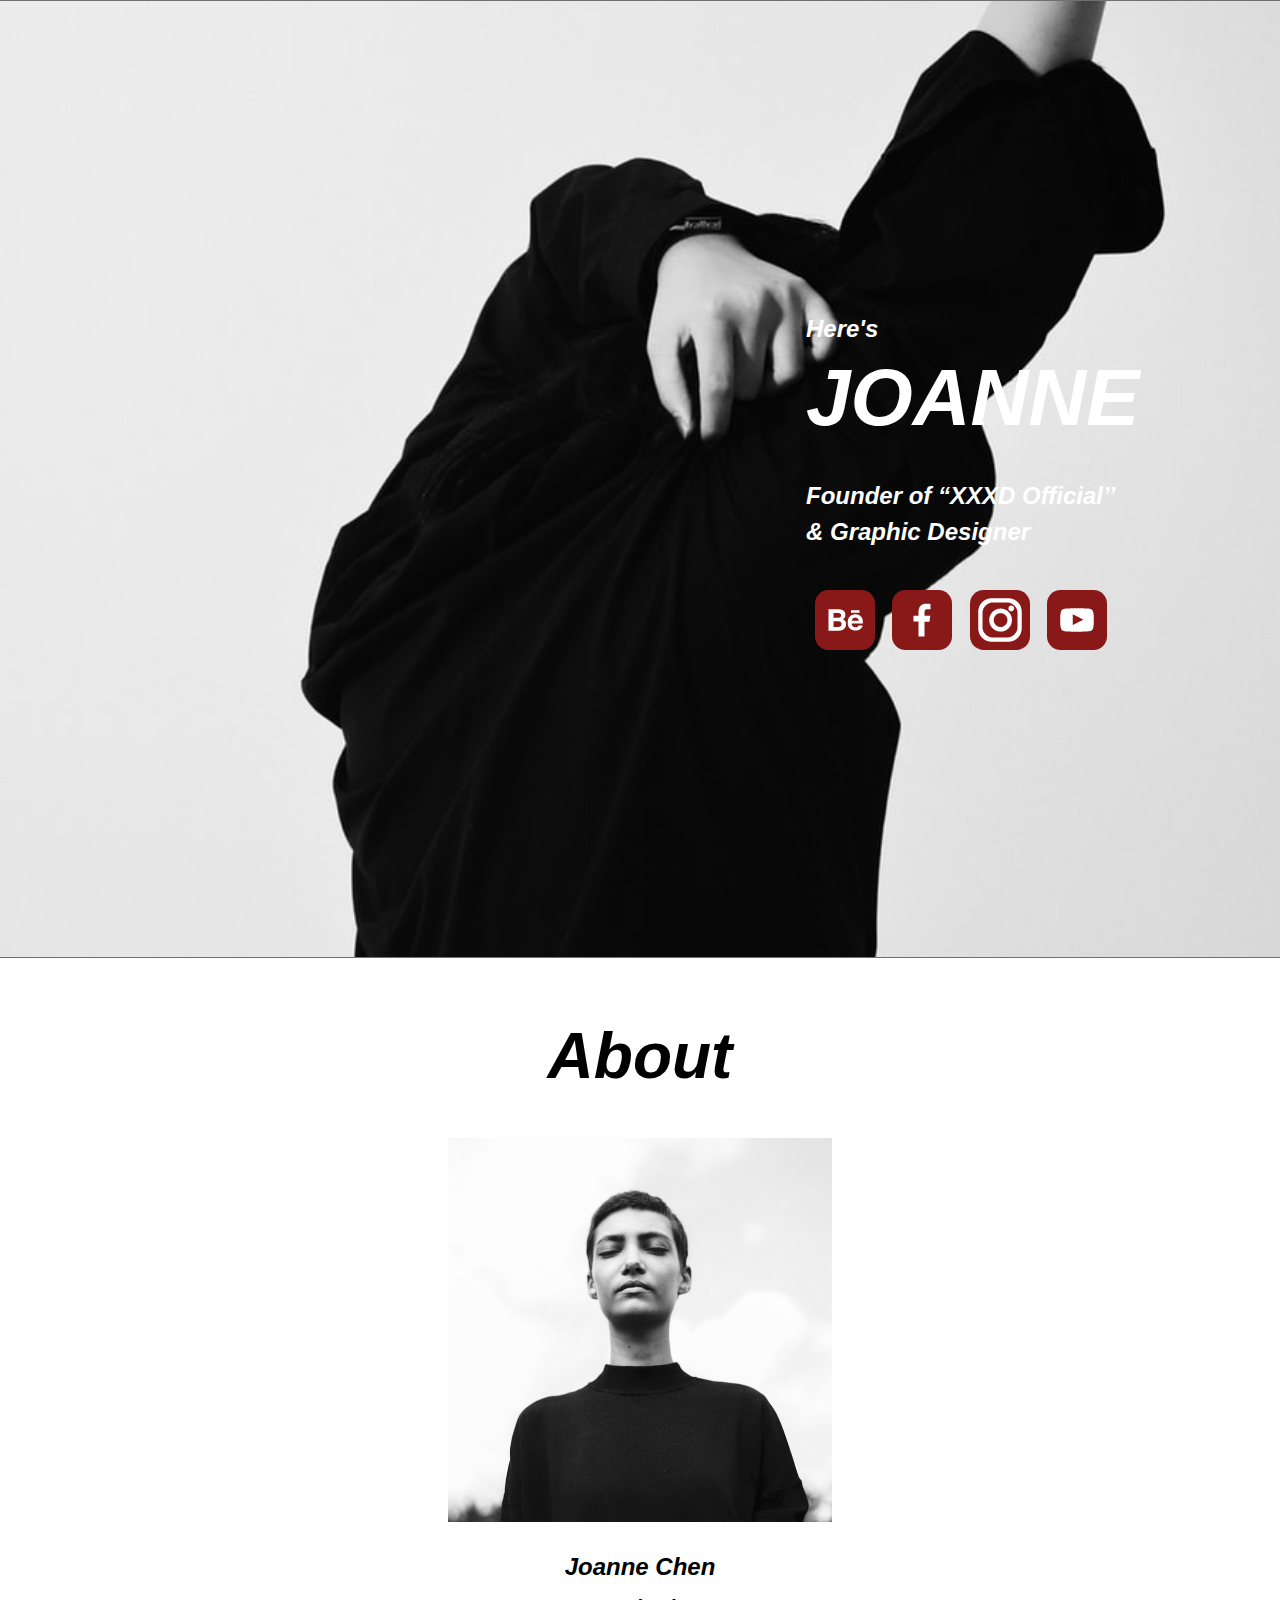
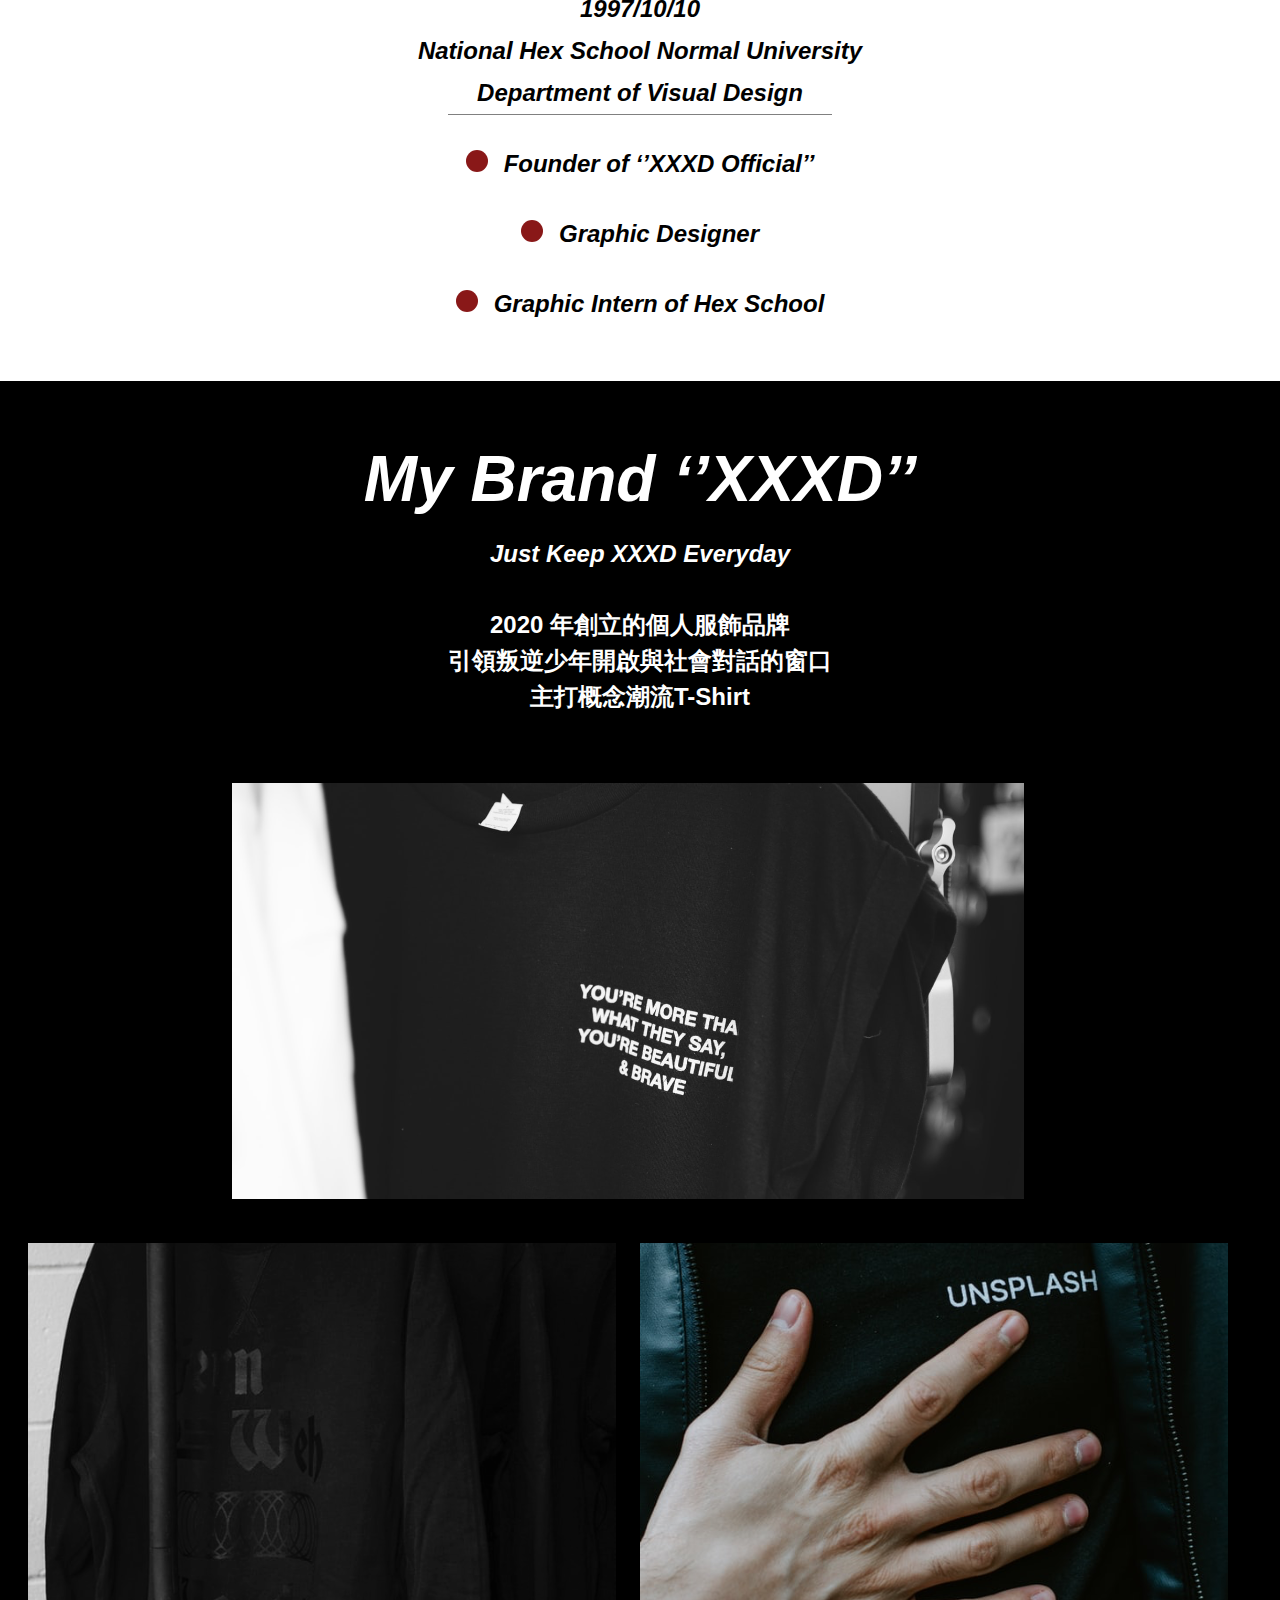
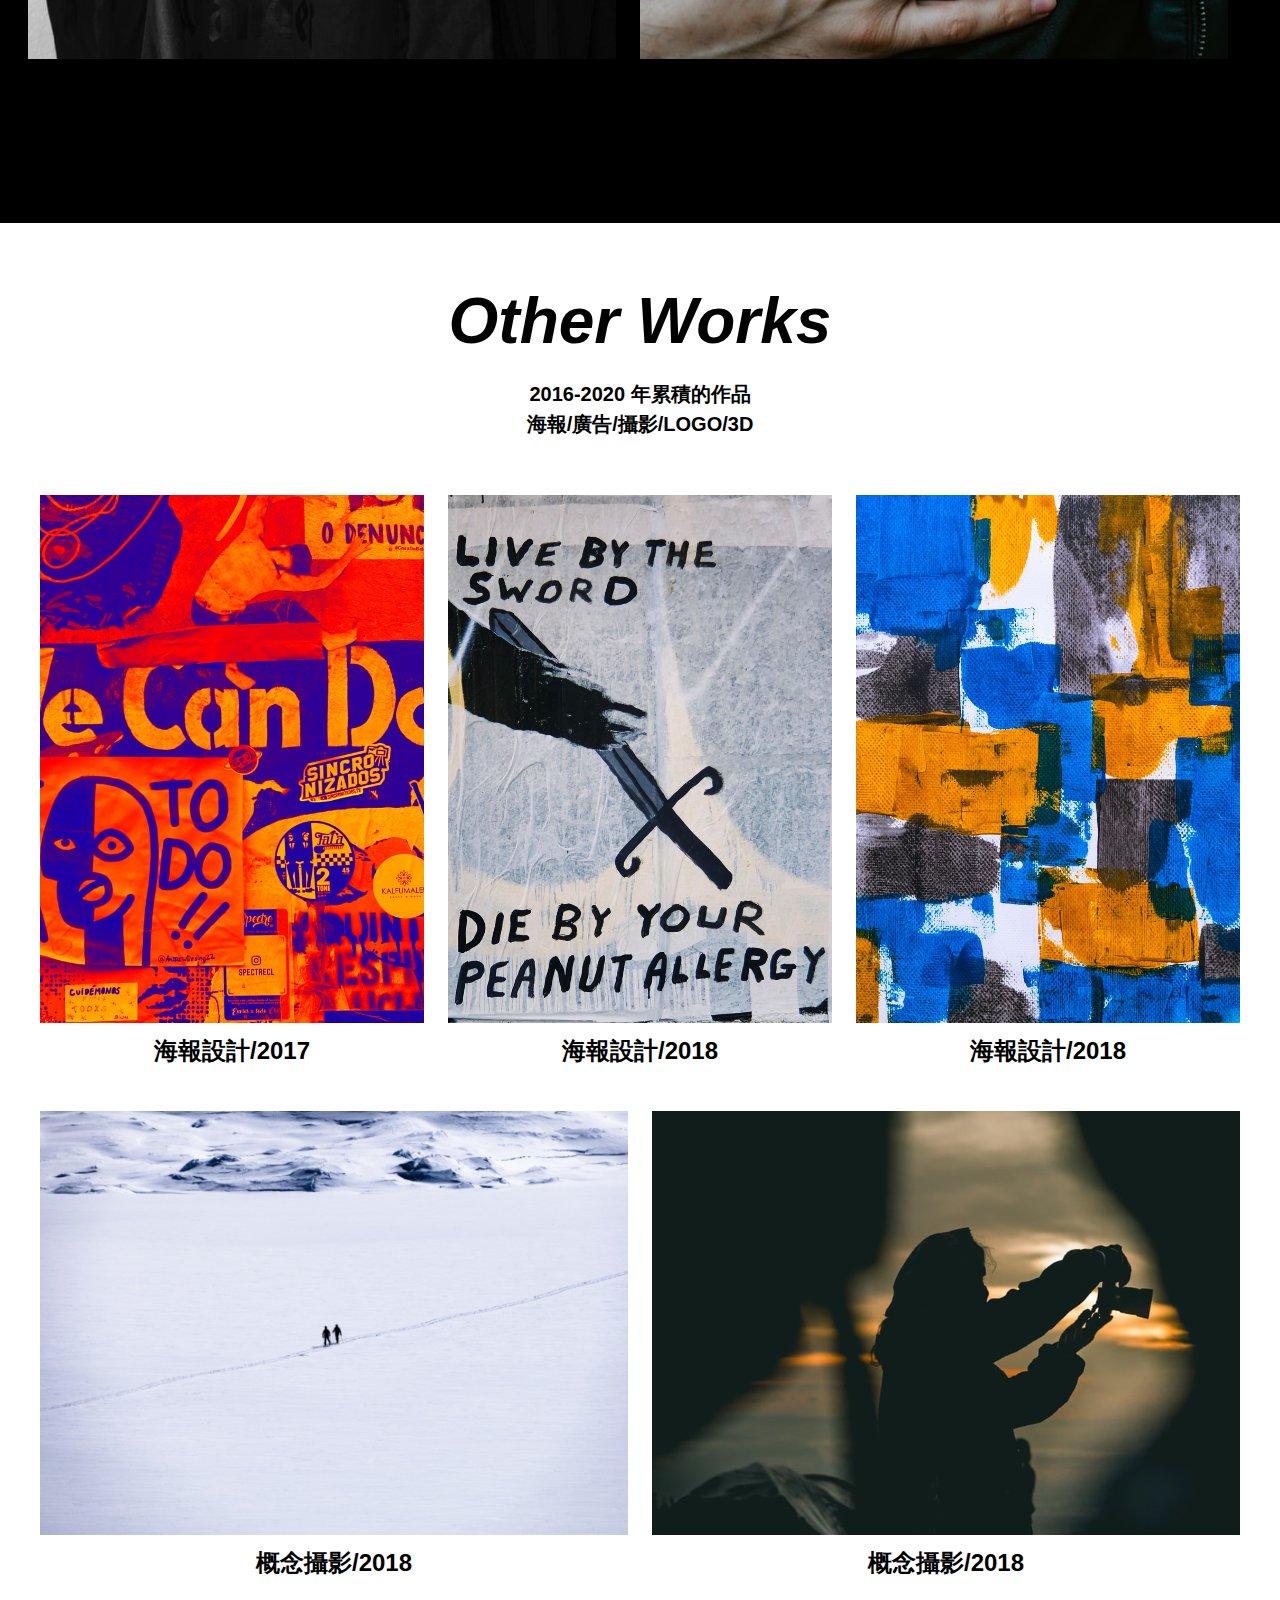
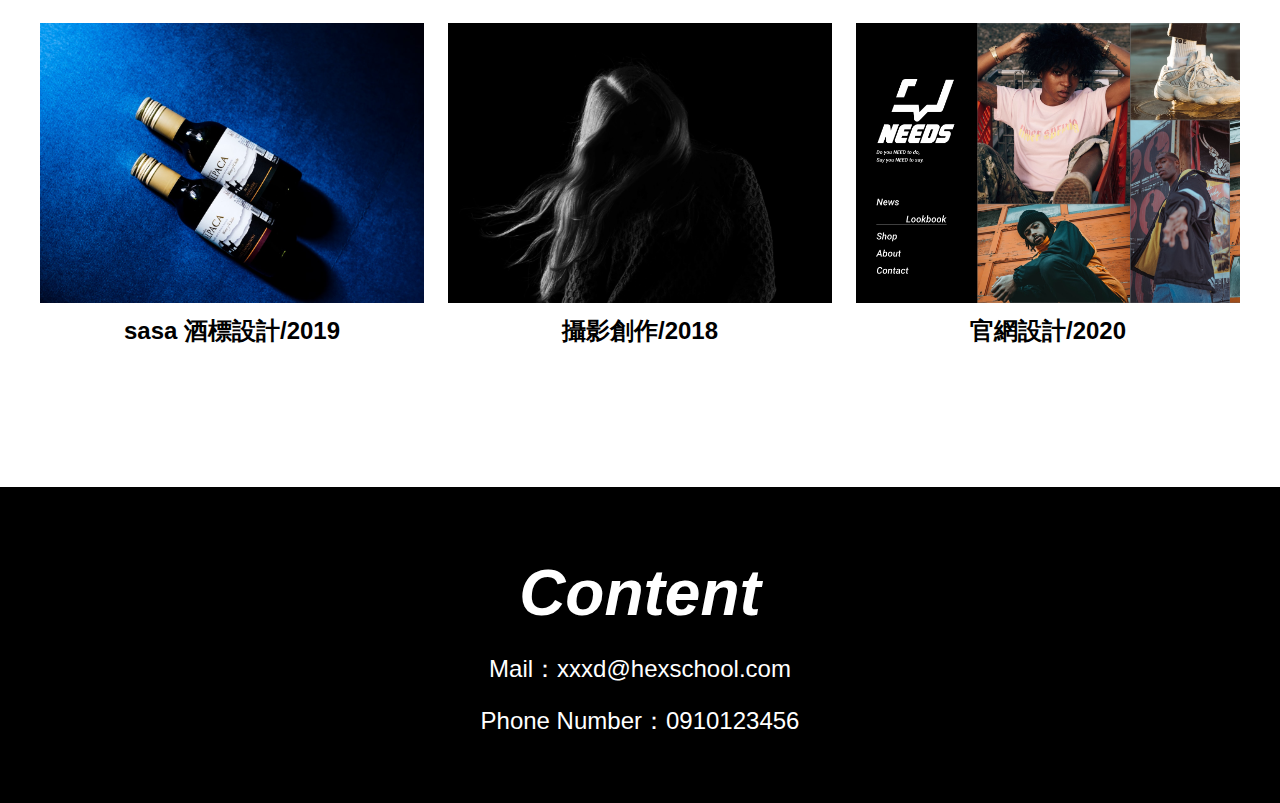
<file: index.html>
<!DOCTYPE html>
<html lang="en">
<head>
    <meta charset="UTF-8">
    <meta http-equiv="X-UA-Compatible" content="IE=edge">
    <meta name="viewport" content="width=device-width, initial-scale=1.0">
    <title>W2個人網站20210801改</title>
    <link rel="stylesheet" href="./assets/style/style.css">
</head>
<body>
    <div class="header">
        <div class="header-content">
            <p class="p1">Here's</p>
            <h2>JOANNE</h2>
            <p class="p2">Founder of “XXXD Official’’ & Graphic Designer</p>
            <div class="image">
                    <img src="./assets/images/iconfinder_18_social_2609550.png" alt="Be連結">
                    <img src="./assets/images/iconfinder_1_social_2609541.png" alt="臉書連結">
                    <img src="./assets/images/iconfinder_25_social_2609558.png" alt="IG連結">
                    <img src="./assets/images/iconfinder_6_social_2609577.png" alt="Youtube連結">
                </div>
        </div>
    </div>

    <div class="about">
        <div class="about-content">
            <h2>About</h2>
            <img src="./assets/images/about.png" alt="about圖片"></img>
            <ul>
                <li>Joanne Chen</li>
                <li>1997/10/10</li>
                <li class="li1">National Hex School Normal University<br> Department of Visual Design</li>
            </ul>
            <ul class="ul2">
                <li>Founder of ‘’XXXD Official’’</li>
                <li>Graphic Designer</li>
                <li>Graphic Intern of Hex School</li>
            </ul>
        </div>
    </div>
    <div class="mybrand">
        <div class="mybrand-content">
            <h2>My Brand ‘’XXXD’’</h2>
            <h3>Just Keep XXXD Everyday</h3>
            <p>2020 年創立的個人服飾品牌<br>引領叛逆少年開啟與社會對話的窗口<br>主打概念潮流T-Shirt</p>
            <ul  class="mybrand-img">
                <li><img src="./assets/images/mybrand-1.png" alt="mybrand-1"></li>
                <li><img src="./assets/images/mybrand-2.png" alt="mybrand-2"></li>
                <li><img src="./assets/images/mybrand-3.png" alt="mybrand-3"></li>
            </ul>
        </div>
    </div>

    <div class="work">
        <div class="work-content">
            <h2>Other Works</h2>
            <p>2016-2020 年累積的作品<br>海報/廣告/攝影/LOGO/3D</p>
            <ul class="work-content-img">
                <li><img src="./assets/images/work-1.png" alt="work-1">海報設計/2017</img><h3></h3></li>
                <li><img src="./assets/images/work-2.png" alt="work-2">海報設計/2018</img><h3></h3></li>
                <li><img src="./assets/images/work-3.png" alt="work-3">海報設計/2018</img><h3></h3></li>
                <li><img src="./assets/images/work-4.png" alt="work-4">概念攝影/2018</img><h3></h3></li>
                <li><img src="./assets/images/work-5.png" alt="work-5">概念攝影/2018</img><h3></h3></li>
                <li><img src="./assets/images/work-6.png" alt="work-6">sasa 酒標設計/2019</img><h3></h3></li>
                <li><img src="./assets/images/work-7.png" alt="work-7">攝影創作/2018</img><h3></h3></li>
                <li><img src="./assets/images/work-8.png" alt="work-8">官網設計/2020</img><h3></h3></li>
            </ul>
        </div>
    </div>
    <div class="footer">
        <div class="footer-content">
            <h2>Content</h2>
            <ul>
                <li><a href="Mail：xxxd@hexschool.com">Mail：xxxd@hexschool.com</a></li>
                <li><a href="Phone Number：0910123456">Phone Number：0910123456</a></li>
            </ul>
        </div>
    </div>


</body>
</html>
</file>
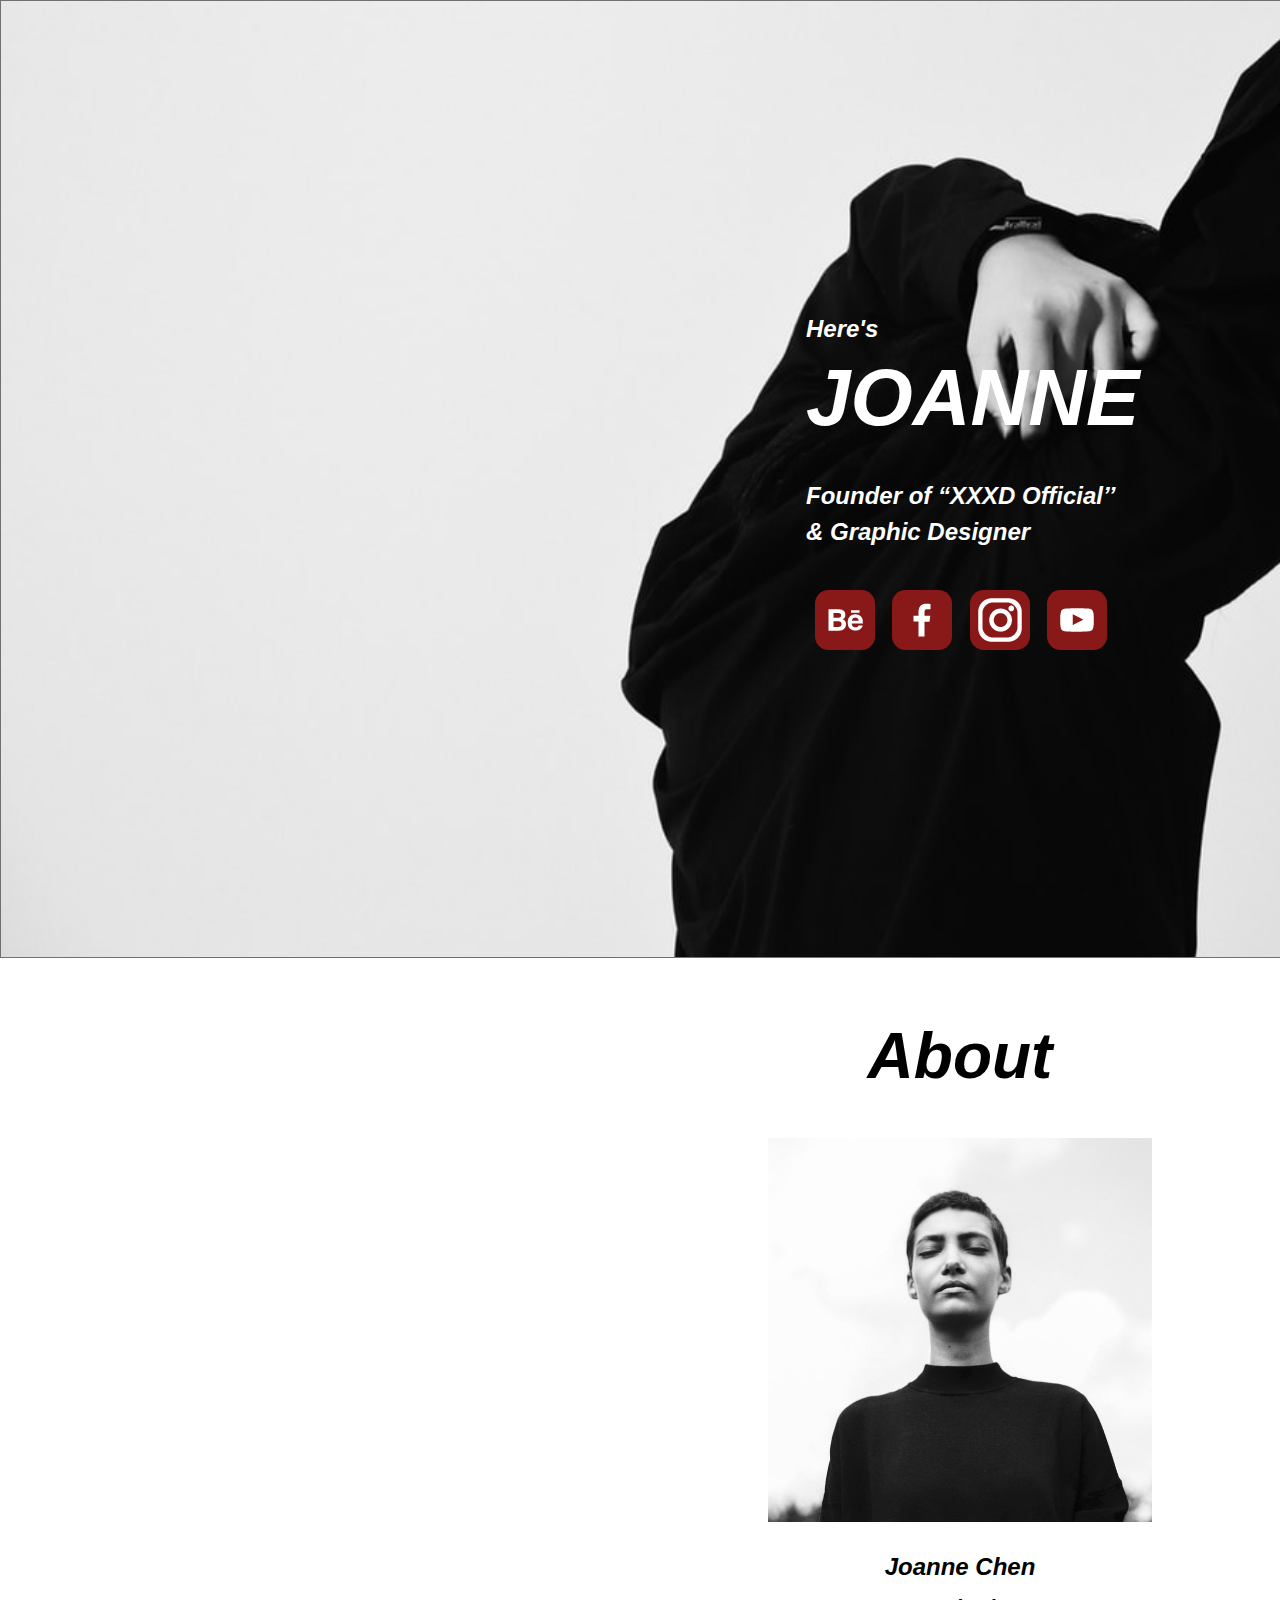
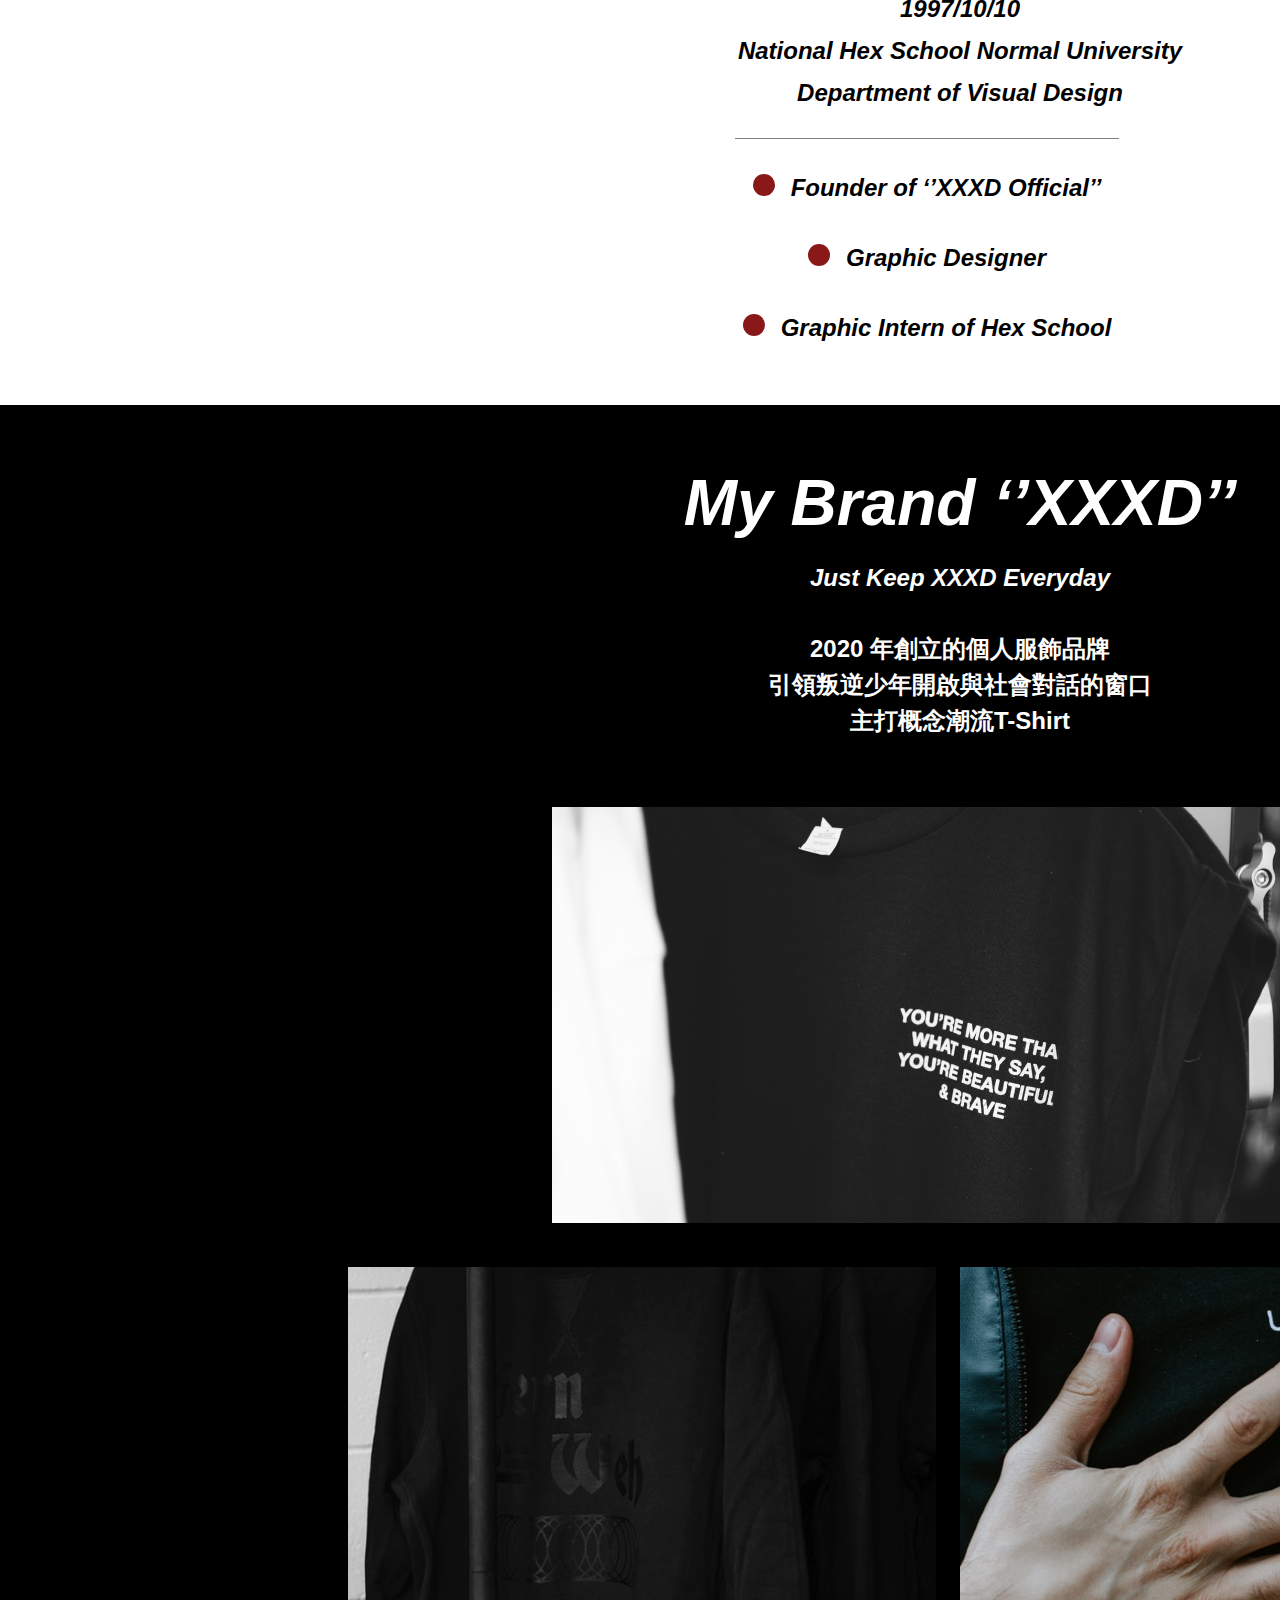
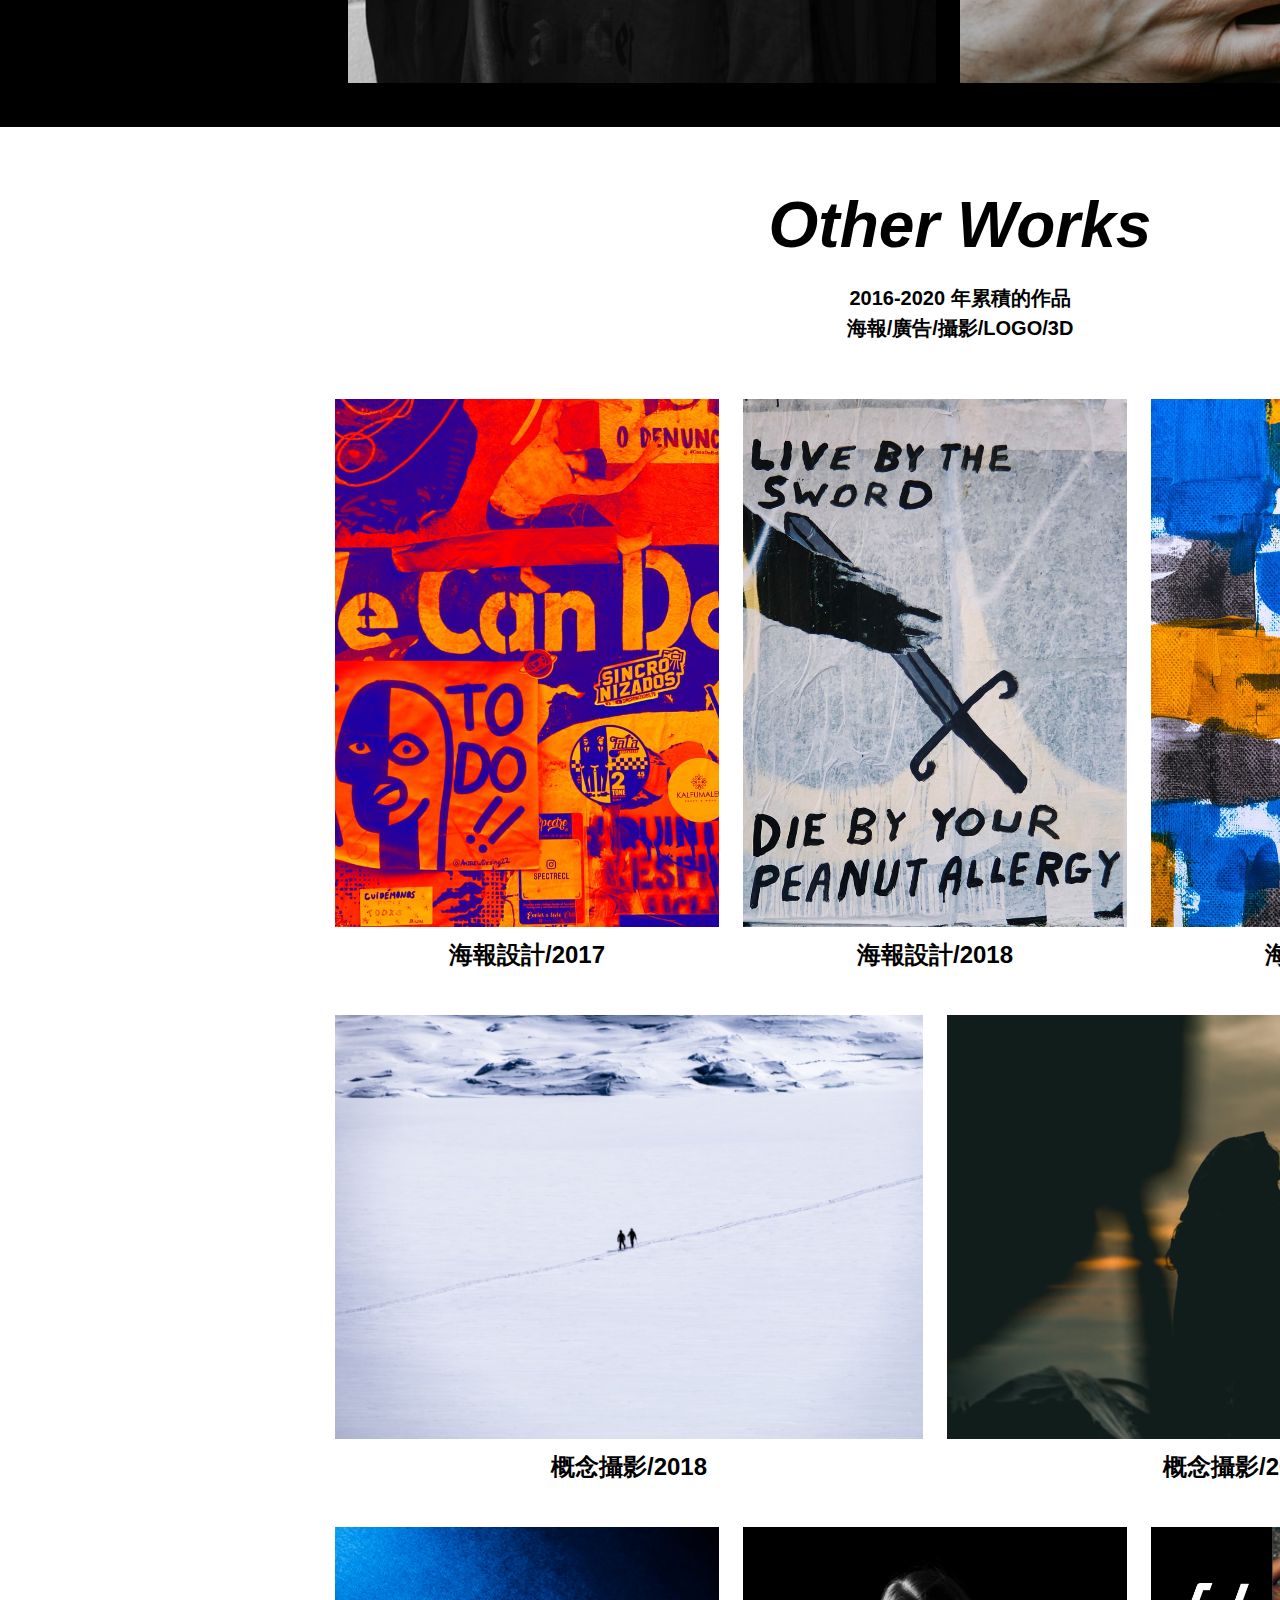
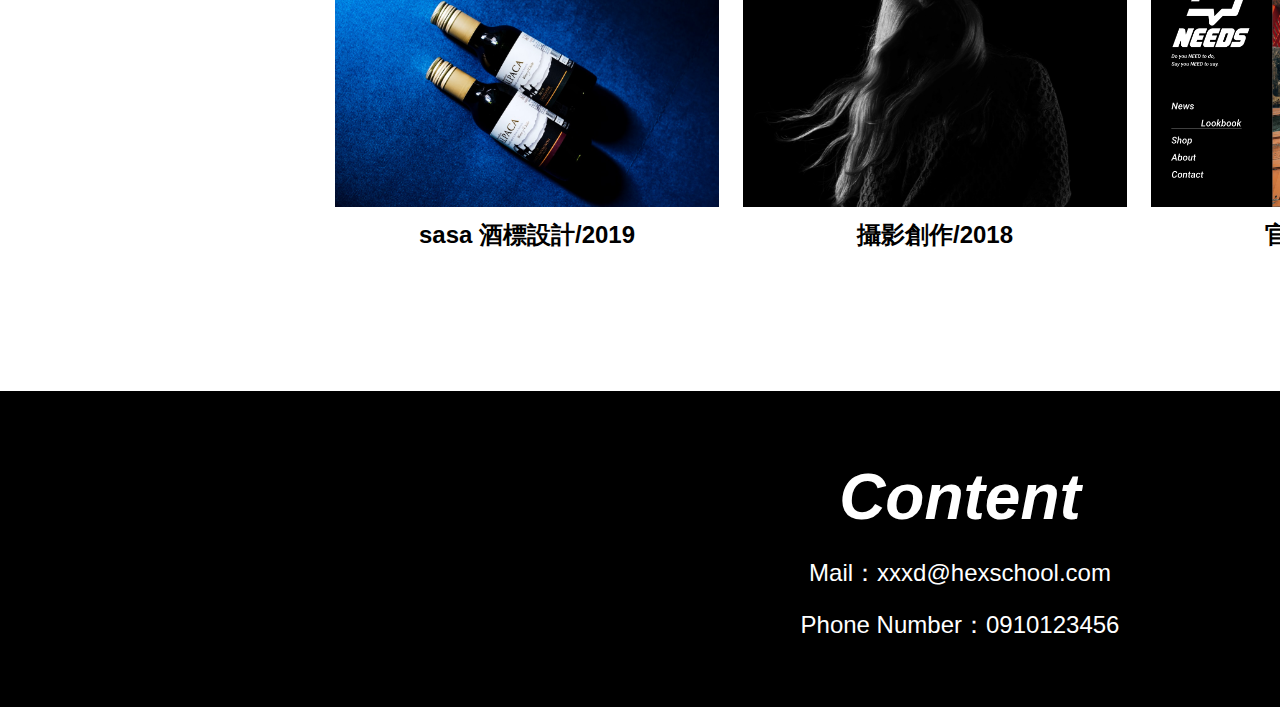
<file: app/index.html>
<!DOCTYPE html>
<html lang="en">
<head>
    <meta charset="UTF-8">
    <meta http-equiv="X-UA-Compatible" content="IE=edge">
    <meta name="viewport" content="width=device-width, initial-scale=1.0">
    <title>W2個人網站</title>
    <link rel="stylesheet" href="./assets/style/style.css">
</head>
<body>
    <div class="header">
        <div class="header-content">
            <p class="p1">Here's</p>
            <h2>JOANNE</h2>
            <p class="p2">Founder of “XXXD Official’’ & Graphic Designer</p>
            <div class="image">
                    <img src="./assets/images/iconfinder_18_social_2609550.png" alt="Be連結">
                    <img src="./assets/images/iconfinder_1_social_2609541.png" alt="臉書連結">
                    <img src="./assets/images/iconfinder_25_social_2609558.png" alt="IG連結">
                    <img src="./assets/images/iconfinder_6_social_2609577.png" alt="Youtube連結">
                </div>
        </div>
    </div>

    <div class="about">
        <div class="about-content">
            <h2>About</h2>
            <img src="./assets/images/about.png" alt="about圖片"></img>
            <ul>
                <li>Joanne Chen</li>
                <li>1997/10/10</li>
                <li class="li1">National Hex School Normal University Department of Visual Design</li>
            </ul>
            <ul class="ul2">
                <li>Founder of ‘’XXXD Official’’</li>
                <li>Graphic Designer</li>
                <li>Graphic Intern of Hex School</li>
            </ul>
        </div>
    </div>
    <div class="mybrand">
        <div class="mybrand-content">
            <h2>My Brand ‘’XXXD’’</h2>
            <h3>Just Keep XXXD Everyday</h3>
            <p>2020 年創立的個人服飾品牌<br>引領叛逆少年開啟與社會對話的窗口<br>主打概念潮流T-Shirt</p>
            <ul  class="mybrand-img">
                <li><img src="./assets/images/mybrand-1.png" alt="mybrand-1"></li>
                <li><img src="./assets/images/mybrand-2.png" alt="mybrand-2"></li>
                <li><img src="./assets/images/mybrand-3.png" alt="mybrand-3"></li>
            </ul>
        </div>
    </div>

    <div class="work">
        <div class="work-content">
            <h2>Other Works</h2>
            <p>2016-2020 年累積的作品<br>海報/廣告/攝影/LOGO/3D</p>
            <ul class="work-content-img">
                <li><img src="./assets/images/work-1.png" alt="work-1">海報設計/2017</img><h3></h3></li>
                <li><img src="./assets/images/work-2.png" alt="work-2">海報設計/2018</img><h3></h3></li>
                <li><img src="./assets/images/work-3.png" alt="work-3">海報設計/2018</img><h3></h3></li>
                <li><img src="./assets/images/work-4.png" alt="work-4">概念攝影/2018</img><h3></h3></li>
                <li><img src="./assets/images/work-5.png" alt="work-5">概念攝影/2018</img><h3></h3></li>
                <li><img src="./assets/images/work-6.png" alt="work-6">sasa 酒標設計/2019</img><h3></h3></li>
                <li><img src="./assets/images/work-7.png" alt="work-7">攝影創作/2018</img><h3></h3></li>
                <li><img src="./assets/images/work-8.png" alt="work-8">官網設計/2020</img><h3></h3></li>
            </ul>
        </div>
    </div>
    <div class="footer">
        <div class="footer-content">
            <h2>Content</h2>
            <ul>
                <li><a href="">Mail：xxxd@hexschool.com</a></li>
                <li><a href="">Phone Number：0910123456</a></li>
            </ul>
        </div>
    </div>


</body>
</html>
</file>
<file: assets/style/style.css>
/* http://meyerweb.com/eric/tools/css/reset/ 
   v2.0 | 20110126
   License: none (public domain)
*/

html, body, div, span, applet, object, iframe,
h1, h2, h3, h4, h5, h6, p, blockquote, pre,
a, abbr, acronym, address, big, cite, code,
del, dfn, em, img, ins, kbd, q, s, samp,
small, strike, strong, sub, sup, tt, var,
b, u, i, center,
dl, dt, dd, ol, ul, li,
fieldset, form, label, legend,
table, caption, tbody, tfoot, thead, tr, th, td,
article, aside, canvas, details, embed, 
figure, figcaption, footer, header, hgroup, 
menu, nav, output, ruby, section, summary,
time, mark, audio, video {
	margin: 0;
	padding: 0;
	border: 0;
	font-size: 100%;
	font: inherit;
	vertical-align: baseline;
}
/* HTML5 display-role reset for older browsers */
article, aside, details, figcaption, figure, 
footer, header, hgroup, menu, nav, section {
	display: block;
}
body {
	line-height: 1;
}
ol, ul {
	list-style: none;
}
blockquote, q {
	quotes: none;
}
blockquote:before, blockquote:after,
q:before, q:after {
	content: '';
	content: none;
}
table {
	border-collapse: collapse;
	border-spacing: 0;
}

/*------------------------------------*/


body{
	font-family: -apple-system, BlinkMacSystemFont, "Segoe UI", "Microsoft JhengHei", Roboto, "Helvetica Neue", Arial, sans-serif;
	/* width: 1920px; */
	font-size: 24px;
}

.header{
	display: flex;
	background-image: url("../images/bg.png");
	background-size: cover;
	background-position: center center;
}

.header-content{
	width: 310px;
	margin-top: 308px;
	margin-bottom: 308px;
	margin-left: 806px;
	color: #ffffff;
	font-weight: bold;
	font-style: italic;
}

.p1{
	line-height: 1.75;
}
.header-content h2{
	font-size: 80px;
	line-height: 1.2; /*應該要是1.325*/
	margin-bottom: 32px;
}

.p2{
	line-height: 1.5;
	margin-bottom: 40px;
}
.image{
	display: flex;
	justify-content: space-around;
}
.image img{
	display: block;
}

.about{
	/* display: flex; */
	background-color: #fff;

}
.about-content{
	margin: 0 auto;
	font-style: italic;
	font-weight: bold;
	text-align: center;
}

.about-content h2{
	font-size: 64px;
	line-height: 1.3125;
	margin-top: 56px;
	margin-bottom: 40px;
}
.about-content img {
	margin-bottom: 20px;
}

.li{
	line-height: 1.5;
}

.about-content li{
	line-height: 1.75;
}

.ul2{
	margin-top: 24px;
	border-top: 1px gray solid;
	width: 384px;
	margin:0 auto;
}
.ul2 li{
	margin-top: 28px;
}

.ul2 li:before {
    content: "";
    display: inline-block;
    width: 22px;
    height: 22px;
    border-radius: 50%;
    background: #891818;
    margin-right: 16px;
}

.mybrand{
	background: #000;
	color: #fff;
	margin-top: 56px;
	padding-top: 56px;
	padding-bottom: 120px;
	text-align: center;

}
.mybrand-content{
	margin: 0 auto;
	font-style: italic;
	font-weight: bold;
	text-align: center;

}

.mybrand-content h2{
	font-size: 64px;
	line-height: 1.3125;
	margin-bottom: 12px;
	;
}
.mybrand-content h3{
	font-size: 24px;
	line-height: 1.75;
	margin-bottom: 32px;

}

.mybrand-content p{
	line-height: 1.5;
	font-style: normal;
	margin-bottom: 68px;
}
.mybrand-img{
	width: 1230px;
	margin: 0 auto;
	display: flex;
    flex-wrap: wrap;
	justify-content: center;

}

.mybrand-img li{
	/* display: block; */
	margin-bottom: 40px;
	margin-right: 24px;
	text-align: center;
}
.work{
	background-color: #fff;
}
.work-content{
	margin: 0 auto;
	text-align: center;
	font-weight: bold;
}

.work-content h2{
	font-size: 64px;
	line-height: 1.3125;
	font-style: italic;
	font-weight: bold;
	margin-top: 56px;
	margin-bottom: 16px;
}
.work-content p{
	font-size: 20px;
	line-height: 1.5;
	margin-bottom: 56px;
}

.work-content-img{
	width: 1200px;
	display: flex;
	flex-wrap: wrap;
	margin: 0 auto;
	/* border: 2px #000 solid; */
	margin-bottom: 96px;
	justify-content: space-between; /*直接用這個成形空間*/
}

.work-content-img li img{
	display: block;
	margin-bottom: 16px;
}
.work-content-img li h3{
	margin-bottom: 48px;
	font-size: 20px;
	line-height: 2.1;
}

.footer{
	background-color: #000;
	color: #fff;
}
.footer-content{
	margin: 0 auto;
	text-align: center;

}
.footer-content h2{
	font-size: 64px;
	line-height: 1.3125;
	font-style: italic;
	font-weight: bold;
	padding-top: 64px;
	margin-bottom: 16px;
}
.footer a{
	display: block;
	text-decoration: none;
	color: #fff;
	font-size: 24px;
	line-height: 1.5;
	margin-bottom: 16px;
}
.footer-content ul{
	padding-bottom:  48px;
}
</file>
<file: app/assets/style/style.css>
/* http://meyerweb.com/eric/tools/css/reset/ 
   v2.0 | 20110126
   License: none (public domain)
*/

html, body, div, span, applet, object, iframe,
h1, h2, h3, h4, h5, h6, p, blockquote, pre,
a, abbr, acronym, address, big, cite, code,
del, dfn, em, img, ins, kbd, q, s, samp,
small, strike, strong, sub, sup, tt, var,
b, u, i, center,
dl, dt, dd, ol, ul, li,
fieldset, form, label, legend,
table, caption, tbody, tfoot, thead, tr, th, td,
article, aside, canvas, details, embed, 
figure, figcaption, footer, header, hgroup, 
menu, nav, output, ruby, section, summary,
time, mark, audio, video {
	margin: 0;
	padding: 0;
	border: 0;
	font-size: 100%;
	font: inherit;
	vertical-align: baseline;
}
/* HTML5 display-role reset for older browsers */
article, aside, details, figcaption, figure, 
footer, header, hgroup, menu, nav, section {
	display: block;
}
body {
	line-height: 1;
}
ol, ul {
	list-style: none;
}
blockquote, q {
	quotes: none;
}
blockquote:before, blockquote:after,
q:before, q:after {
	content: '';
	content: none;
}
table {
	border-collapse: collapse;
	border-spacing: 0;
}

/*------------------------------------*/


body{
	font-family: -apple-system, BlinkMacSystemFont, "Segoe UI", "Microsoft JhengHei", Roboto, "Helvetica Neue", Arial, sans-serif;
	width: 1920px;
	font-size: 24px;
}

.header{
	display: flex;
	background-image: url("../images/bg.png");

}

.header-content{
	width: 310px;
	margin-top: 308px;
	margin-bottom: 308px;
	margin-left: 806px;
	color: #ffffff;
	font-weight: bold;
	font-style: italic;
}

.p1{
	line-height: 1.75;
}
.header-content h2{
	font-size: 80px;
	line-height: 1.2; /*應該要是1.325*/
	margin-bottom: 32px;
}

.p2{
	line-height: 1.5;
	margin-bottom: 40px;
}
.image{
	display: flex;
	justify-content: space-around;
}
.image img{
	display: block;
}

.about{
	display: flex;
	background-color: #fff;
}
.about-content{
	margin: 0 auto;
	font-style: italic;
	font-weight: bold;
	text-align: center;
}

.about-content h2{
	font-size: 64px;
	line-height: 1.3125;
	margin-top: 56px;
	margin-bottom: 40px;
}
.about-content img {
	margin-bottom: 20px;
}

.about-content ul {
	max-width: 450px;
	/* border: 1px black solid; */
}
.li{
	line-height: 1.5;
}

.about-content li{
	line-height: 1.75;
}

.ul2{
	margin-top: 24px;
	border-top: 1px gray solid;
	width: 384px;
}
.ul2 li{
	margin-top: 28px;
}

.ul2 li:before {
    content: "";
    display: inline-block;
    width: 22px;
    height: 22px;
    border-radius: 50%;
    background: #891818;
    margin-right: 16px;
}

.mybrand{
	background: #000;
	color: #fff;
	margin-top: 56px;
	padding-top: 56px;
	text-align: center;

}
.mybrand-content{
	margin: 0 auto;
	font-style: italic;
	font-weight: bold;
	text-align: center;
	
}

.mybrand-content h2{
	font-size: 64px;
	line-height: 1.3125;
	margin-bottom: 12px;
	;
}
.mybrand-content h3{
	font-size: 24px;
	line-height: 1.75;
	margin-bottom: 32px;

}

.mybrand-content p{
	line-height: 1.5;
	font-style: normal;
	margin-bottom: 68px;
}
.mybrand-img{
	width: 1230px;
	margin: 0 auto;
	display: flex;
    flex-wrap: wrap;
	justify-content: center;

}

.mybrand-img li{
	/* display: block; */
	margin-bottom: 40px;
	margin-right: 24px;
	text-align: center;
}
.work{
	background-color: #fff;
}
.work-content{
	margin: 0 auto;
	text-align: center;
	font-weight: bold;
}

.work-content h2{
	font-size: 64px;
	line-height: 1.3125;
	font-style: italic;
	font-weight: bold;
	margin-top: 56px;
	margin-bottom: 16px;
}
.work-content p{
	font-size: 20px;
	line-height: 1.5;
	margin-bottom: 56px;
}

.work-content-img{
	width: 1250px;
	display: flex;
	flex-wrap: wrap;
	margin: 0 auto;
	/* border: 2px #000 solid; */
	margin-bottom: 96px;
}
.work-content-img li{
	margin-right: 24px;
}
.work-content-img li img{
	display: block;
	margin-bottom: 16px;
}
.work-content-img li h3{
	margin-bottom: 48px;
	font-size: 20px;
	line-height: 2.1;
}

.footer{
	background-color: #000;
	color: #fff;
	/* height: 300px; */
}
.footer-content{
	margin: 0 auto;
	text-align: center;

}
.footer-content h2{
	font-size: 64px;
	line-height: 1.3125;
	font-style: italic;
	font-weight: bold;
	padding-top: 64px;
	margin-bottom: 16px;
}
.footer a{
	display: block;
	text-decoration: none;
	color: #fff;
	font-size: 24px;
	line-height: 1.5;
	margin-bottom: 16px;
}
.footer-content ul{
	padding-bottom:  48px;
}
</file>
